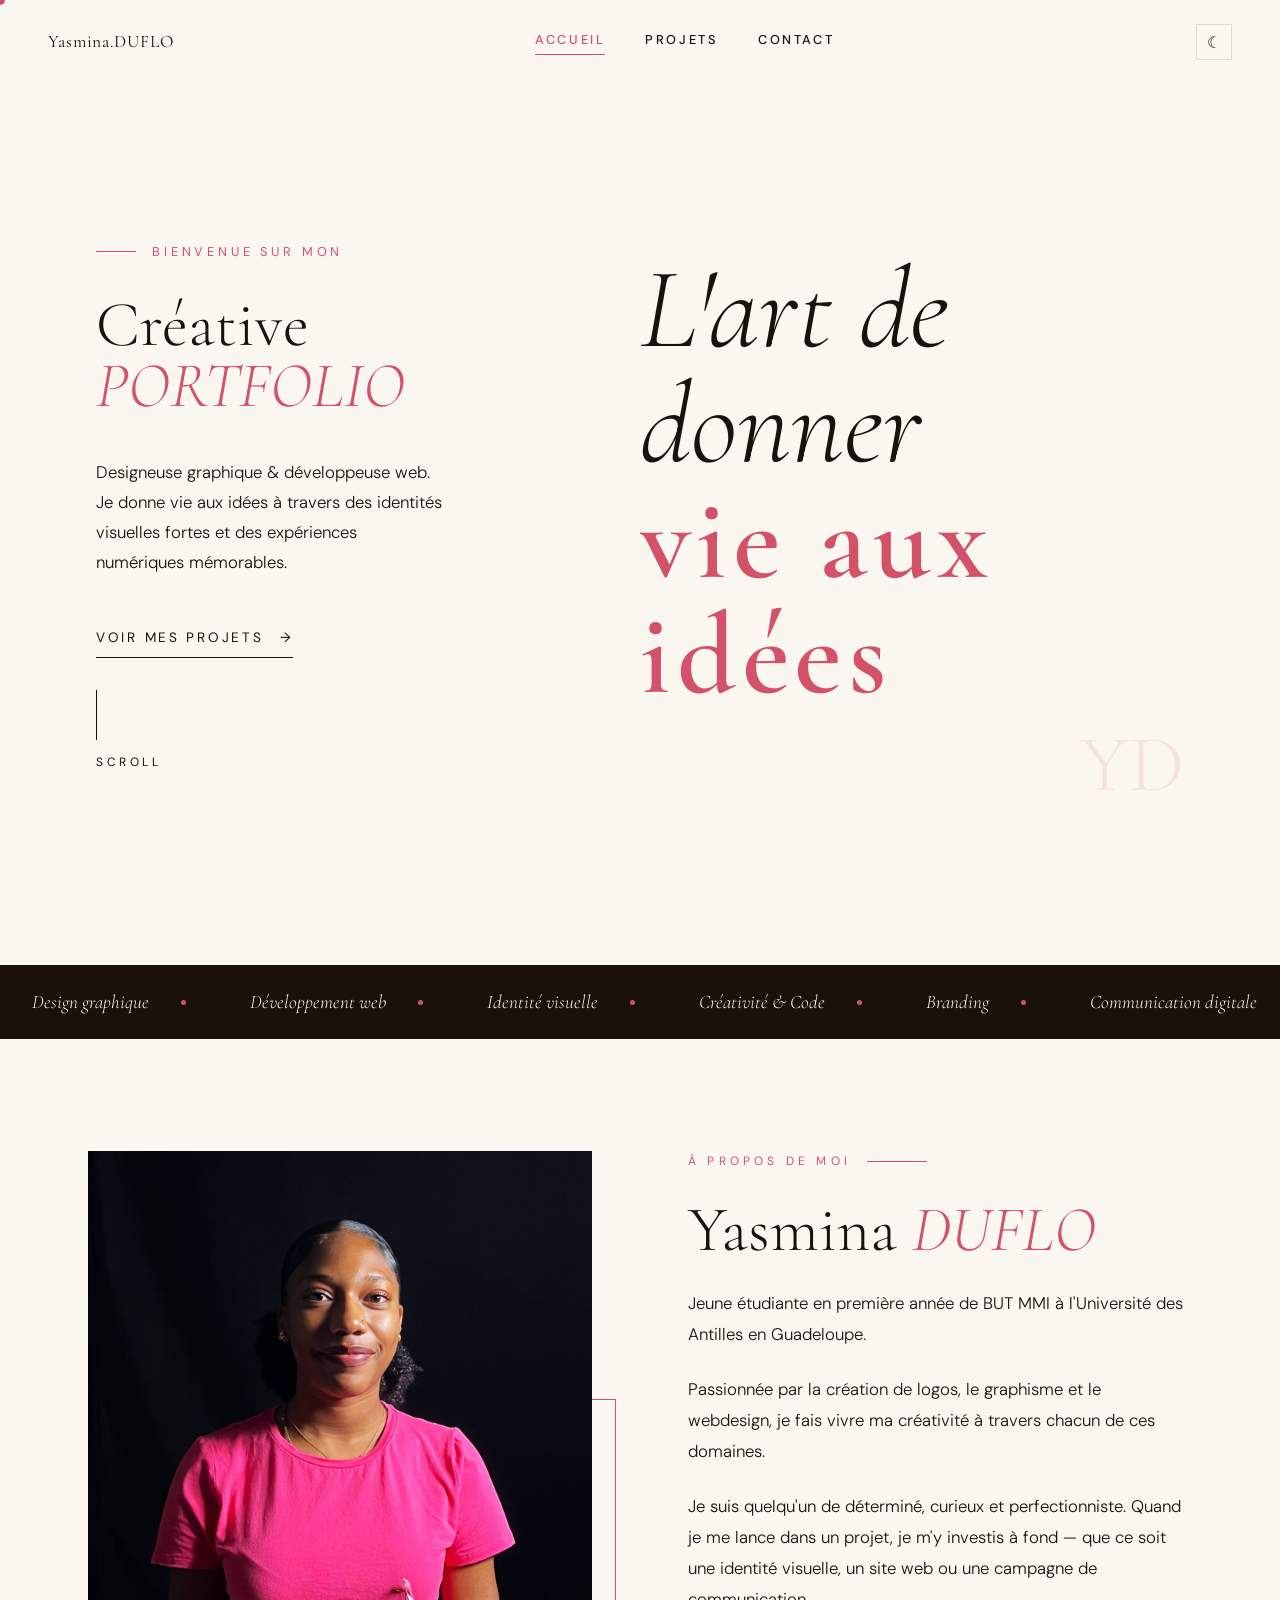
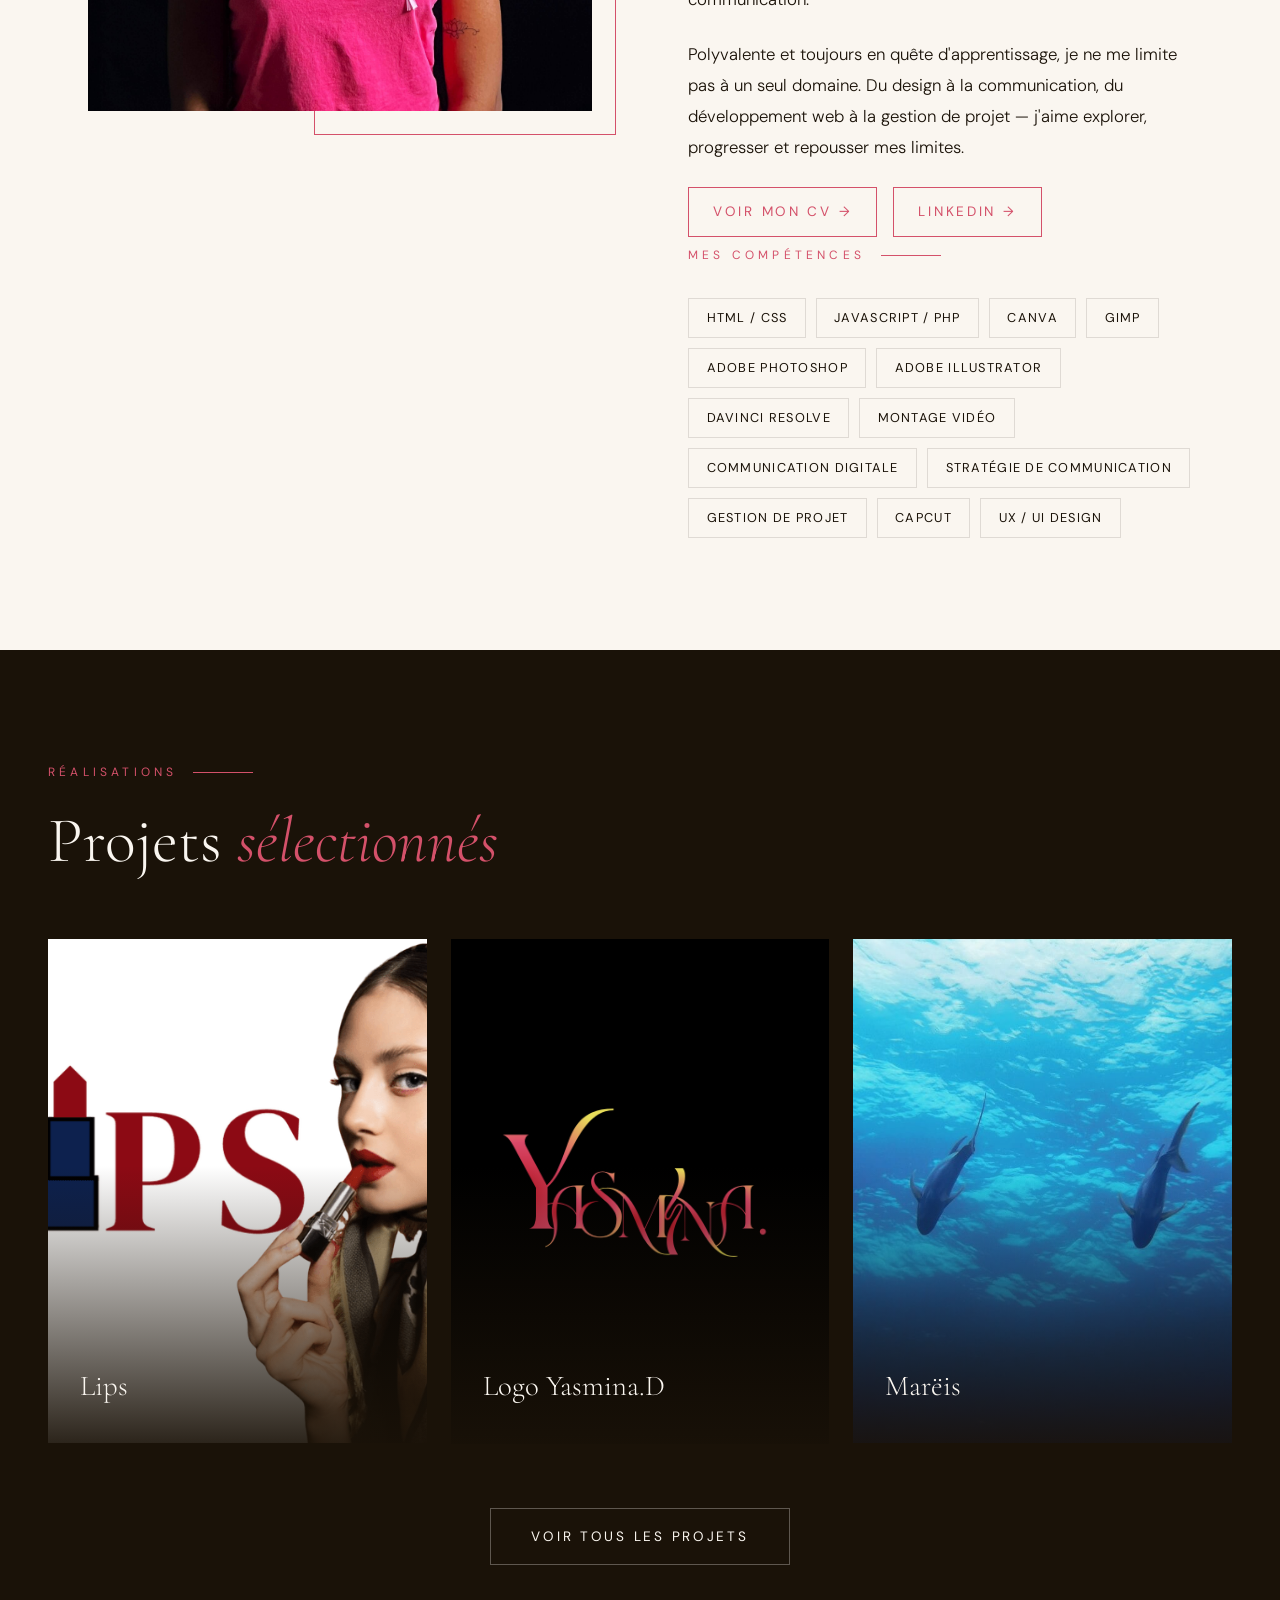
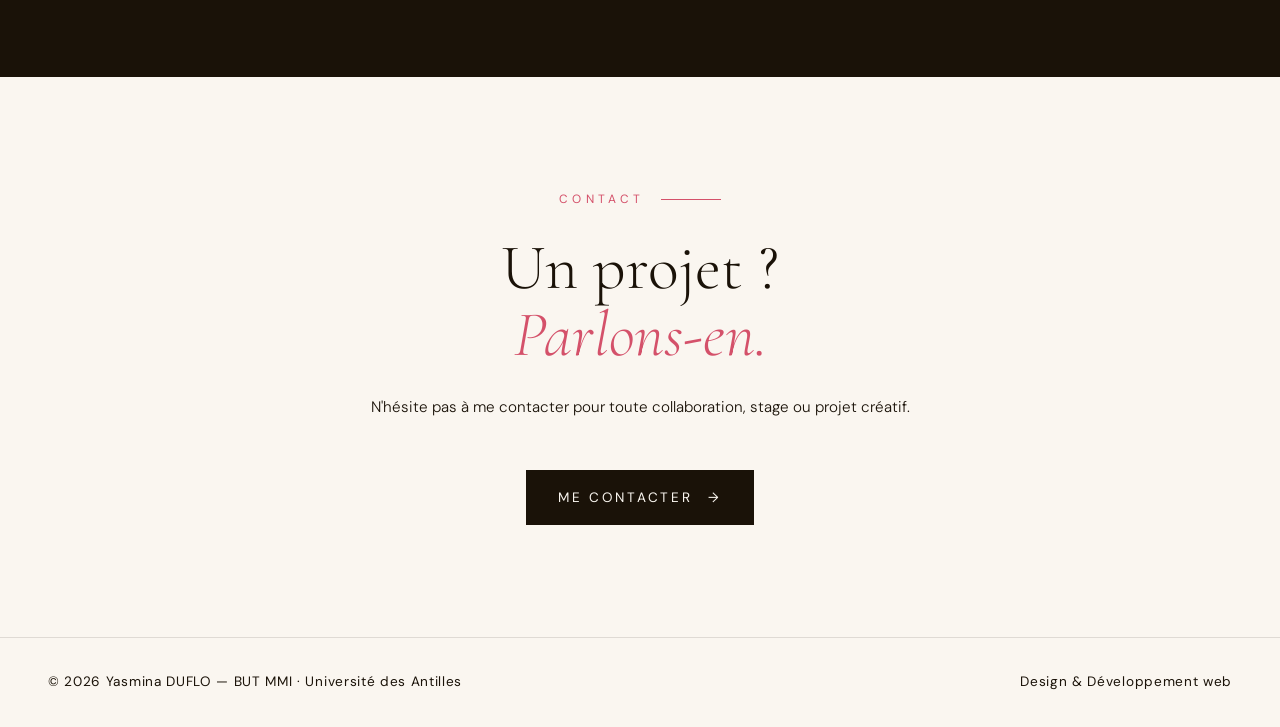
<file: index.html>
<!doctype html>
<html lang="fr">
<head>
  <meta charset="utf-8" />
  <meta name="viewport" content="width=device-width, initial-scale=1" />
  <meta name="description" content="Portfolio de Yasmina DUFLO — Designer graphique & Développeuse web, étudiante BUT MMI à l'Université des Antilles en Guadeloupe.">
  <title>Yasmina DUFLO — Portfolio</title>
  <link rel="preconnect" href="https://fonts.googleapis.com">
  <link rel="preconnect" href="https://fonts.gstatic.com" crossorigin>
  <link href="https://fonts.googleapis.com/css2?family=Cormorant+Garamond:ital,wght@0,300;0,400;0,600;1,300;1,400&family=DM+Sans:wght@300;400;500&display=swap" rel="stylesheet">
  <link rel="stylesheet" href="style.css">
</head>
<body>

  <div id="cursor" aria-hidden="true"></div>

  <header>
    <a href="index.html" class="logo" aria-label="Yasmina DUFLO — Accueil">Yasmina.DUFLO</a>
    <button class="btn-burger" id="burger" aria-expanded="false" aria-controls="main-nav" aria-label="Ouvrir le menu">☰</button>
    <nav id="main-nav" aria-label="Navigation principale">
      <button class="btn-fermer-menu" id="fermer-menu" aria-label="Fermer le menu">✕</button>
      <a href="index.html" class="actif" aria-current="page">Accueil</a>
      <a href="projet.html">Projets</a>
      <a href="contact.html">Contact</a>
    </nav>
    <button id="btn-theme" aria-label="Activer le thème sombre" title="Changer de thème">☾</button>
    <div class="menu-overlay" id="menu-overlay"></div>
  </header>

  <main id="contenu">

    <!-- HERO -->
    <section id="hero" aria-labelledby="titre-hero">
      <div class="hero-left">
        <p class="hero-eyebrow" aria-hidden="true">Bienvenue sur mon </p>
        <h1 id="titre-hero" class="hero-name">
        Créative<br><em>PORTFOLIO</em>
        </h1>
        <p class="hero-desc">Designeuse graphique & développeuse web. Je donne vie aux idées à travers des identités visuelles fortes et des expériences numériques mémorables.</p>
        <a href="projet.html" class="hero-cta">Voir mes projets</a>
        <div class="scroll-indicator" aria-hidden="true">
          <div class="scroll-line"></div>
          <span>Scroll</span>
        </div>
      </div>
      <div class="hero-right" aria-hidden="true">
        <div class="hero-typo">
          <span class="hero-typo-creative">L'art de donner</span>
          <span class="hero-typo-portfolio">vie aux idées</span>
        </div>
        <div class="hero-number">YD</div>
      </div>
    </section>

    <!-- MARQUEE -->
    <div class="marquee-wrap" aria-hidden="true">
      <div class="marquee-track">
        <div class="marquee-item"><span>Design graphique</span><div class="marquee-dot"></div></div>
        <div class="marquee-item"><span>Développement web</span><div class="marquee-dot"></div></div>
        <div class="marquee-item"><span>Identité visuelle</span><div class="marquee-dot"></div></div>
        <div class="marquee-item"><span>Créativité & Code</span><div class="marquee-dot"></div></div>
        <div class="marquee-item"><span>Branding</span><div class="marquee-dot"></div></div>
        <div class="marquee-item"><span>Communication digitale</span><div class="marquee-dot"></div></div>
        <div class="marquee-item"><span>Gestion de projet</span><div class="marquee-dot"></div></div>
        <div class="marquee-item"><span>Montage vidéo</span><div class="marquee-dot"></div></div>
        <div class="marquee-item"><span>Design graphique</span><div class="marquee-dot"></div></div>
        <div class="marquee-item"><span>Développement web</span><div class="marquee-dot"></div></div>
        <div class="marquee-item"><span>Identité visuelle</span><div class="marquee-dot"></div></div>
        <div class="marquee-item"><span>Créativité & Code</span><div class="marquee-dot"></div></div>
        <div class="marquee-item"><span>Branding</span><div class="marquee-dot"></div></div>
        <div class="marquee-item"><span>Communication digitale</span><div class="marquee-dot"></div></div>
        <div class="marquee-item"><span>Gestion de projet</span><div class="marquee-dot"></div></div>
        <div class="marquee-item"><span>Montage vidéo</span><div class="marquee-dot"></div></div>
      </div>
    </div>

    <!-- À PROPOS -->
    <section id="apropos" aria-labelledby="titre-apropos">
      <div class="apropos-img-wrap reveal">
        <img src="Images/Ya 2.jpeg" alt="Portrait de Yasmina DUFLO">
      </div>
      <div class="apropos-text reveal reveal-d1">
        <div class="section-label" aria-hidden="true">À propos de moi</div>
        <h2 id="titre-apropos" class="section-title">Yasmina <em>DUFLO</em></h2>
        <p>Jeune étudiante en première année de BUT MMI à l'Université des Antilles en Guadeloupe.</p>
        <p>Passionnée par la création de logos, le graphisme et le webdesign, je fais vivre ma créativité à travers chacun de ces domaines.</p>
        <p>Je suis quelqu'un de déterminé, curieux et perfectionniste. Quand je me lance dans un projet, je m'y investis à fond — que ce soit une identité visuelle, un site web ou une campagne de communication.</p>
        <p>Polyvalente et toujours en quête d'apprentissage, je ne me limite pas à un seul domaine. Du design à la communication, du développement web à la gestion de projet — j'aime explorer, progresser et repousser mes limites.</p>
        

        <div style="display: flex; gap: 1rem; flex-wrap: wrap; align-items: center; margin-bottom: 0.5rem;">
          <a href="CV_Yasmina_DUFLO.pdf" target="_blank" rel="noopener" class="btn-cv" aria-label="Télécharger mon CV (PDF)">
            Voir mon CV →
          </a>
          <a href="https://www.linkedin.com/in/yasmina-duflo-9bb528389/" target="_blank" rel="noopener" class="btn-cv" aria-label="Mon profil LinkedIn">
            LinkedIn →
          </a>
        </div>

        <div class="section-label" aria-hidden="true">Mes compétences</div>

        <div class="competences-list" role="list" aria-label="Compétences">
          <span class="comp-pill" role="listitem">HTML / CSS</span>
          <span class="comp-pill" role="listitem">JavaScript / PHP</span>
          <span class="comp-pill" role="listitem">Canva</span>
          <span class="comp-pill" role="listitem">GIMP</span>
          <span class="comp-pill" role="listitem">Adobe Photoshop</span>
          <span class="comp-pill" role="listitem">Adobe Illustrator</span>
          <span class="comp-pill" role="listitem">DaVinci Resolve</span>
          <span class="comp-pill" role="listitem">Montage vidéo</span>
          <span class="comp-pill" role="listitem">Communication digitale</span>
          <span class="comp-pill" role="listitem">Stratégie de communication</span>
          <span class="comp-pill" role="listitem">Gestion de projet</span>
          <span class="comp-pill" role="listitem">Capcut</span>
          <span class="comp-pill" role="listitem">UX / UI Design</span>
        </div>
      </div>
    </section>

    <!-- PROJETS SÉLECTIONNÉS -->
    <section class="section-projets" aria-labelledby="titre-projets-home">
      <div style="max-width:1200px; margin:0 auto;">
        <div class="section-label" aria-hidden="true">Réalisations</div>
        <h2 id="titre-projets-home" class="section-title">Projets <em>sélectionnés</em></h2>
      </div>
      <div class="projets-grid">
        <article class="projet-card reveal" role="button" tabindex="0"
          aria-label="Voir la Charte Graphique"
          onclick="ouvrirModalDirect({titre:'Lips',img:'Images/Charte graphique  page 1.png',categorie:'Design · Canva',desc:'Création d\'une identité visuelle complète pour une startup fictive — typographie, palette de couleurs, logo et ses déclinaisons.',lien:null,download:'https://drive.google.com/file/d/1xMpSnZLUf0g6MUJd02kAfNarXr-osQH9/view?usp=drive_link'})">
          <img src="Images/Charte graphique  page 1.png" alt="">
          <div class="projet-overlay" aria-hidden="true">
            <h3 class="projet-title">Lips</h3>
          </div>
        </article>
        <article class="projet-card reveal reveal-d1" role="button" tabindex="0"
          aria-label="Voir Logo Yasmina.D"
          onclick="ouvrirModalDirect({
            titre:'Yasmina.D — Logo',
            img:'Images/logo_moi.png',
            categorie:'Design · Personal branding',
            desc:'Création de mon logo personnel. Logotype typographique avec lettres entrelacées en dégradé rose-doré sur fond noir — esthétique éditoriale et luxueuse.',
            lien:null,
            download:null
          })">
          <img src="Images/logo_moi.png" alt="Logo personnel Yasmina.D — typographie entrelacée">
          <div class="projet-overlay" aria-hidden="true">
            <h3 class="projet-title">Logo Yasmina.D</h3>
          </div>
        </article>
        <article class="projet-card reveal reveal-d2" role="button" tabindex="0"
          aria-label="Voir Marëis"
          onclick="ouvrirModalDirect({titre:'Marëis',img:'Images/Mareis.jpeg',categorie:'Web · HTML / CSS',desc:'Site associatif bilingue pour la protection marine en Guadeloupe, réalisé en équipe dans le cadre d\'une SAÉ BUT MMI.',lien:'https://sallyanicet-gif.github.io/sae-1.05/index.html',download:null})">
          <img src="Images/Mareis.jpeg" alt="Site MARËIS">
          <div class="projet-overlay" aria-hidden="true">
            <h3 class="projet-title">Marëis</h3>
          </div>
        </article>
      </div>
      <div class="voir-plus-wrap">
        <a href="projet.html" class="btn-ghost">Voir tous les projets</a>
      </div>
    </section>

    <!-- CTA CONTACT -->
    <section aria-labelledby="titre-cta" style="text-align:center; max-width:700px; margin:0 auto;">
      <div class="section-label" aria-hidden="true" style="justify-content:center;">Contact</div>
      <h2 id="titre-cta" class="section-title">Un projet ?<br><em>Parlons-en.</em></h2>
      <p style="font-size:0.95rem; color:var(--muted); font-weight:300; line-height:1.9; margin:1.5rem 0 3rem;">N'hésite pas à me contacter pour toute collaboration, stage ou projet créatif.</p>
      <a href="contact.html" class="btn-ink">Me contacter</a>
    </section>

  </main>

  <footer>
    <p>© <span id="annee"></span> Yasmina DUFLO — BUT MMI · Université des Antilles</p>
    <p>Design & Développement web</p>
  </footer>

  <script src="script.js" defer></script>
  <script>
    function ouvrirModalDirect(p) {
      if (typeof creerModal === 'function') {
        creerModal();
        ouvrirModal(p);
      }
    }
  </script>
</body>
</html>
</file>
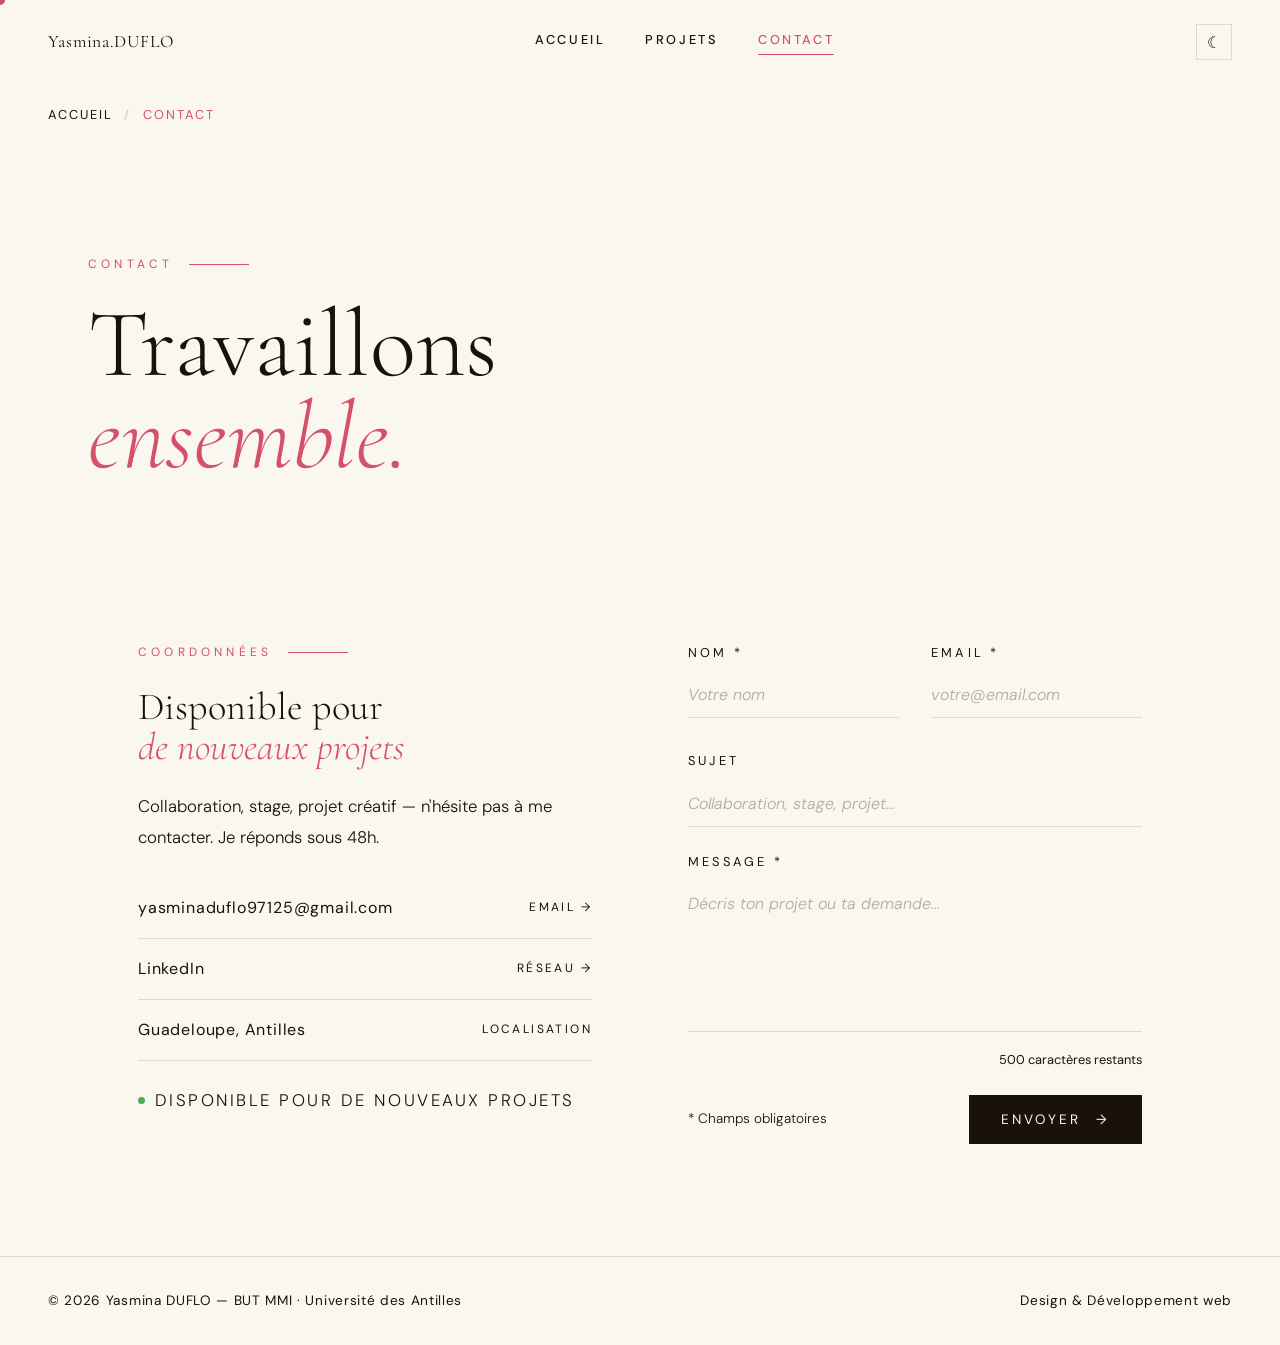
<file: contact.html>
<!doctype html>
<html lang="fr">
<head>
  <meta charset="utf-8" />
  <meta name="viewport" content="width=device-width, initial-scale=1" />
  <meta name="description" content="Contacter Yasmina DUFLO — Designer graphique & Développeuse web en Guadeloupe.">
  <title>Contact — Yasmina DUFLO</title>
  <link rel="preconnect" href="https://fonts.googleapis.com">
  <link rel="preconnect" href="https://fonts.gstatic.com" crossorigin>
  <link href="https://fonts.googleapis.com/css2?family=Cormorant+Garamond:ital,wght@0,300;0,400;0,600;1,300;1,400&family=DM+Sans:wght@300;400;500&display=swap" rel="stylesheet">
  <link rel="stylesheet" href="style.css">
  <style>
    .contact-hero { padding: 8rem 3rem 3rem; max-width: 1200px; margin: 0 auto; }
    .contact-hero h1 {
      font-family: 'Cormorant Garamond', serif;
      font-size: clamp(3.5rem, 8vw, 6rem);
      font-weight: 300; line-height: 0.95; color: var(--ink);
    }
    .contact-hero h1 em { font-style: italic; color: var(--rose); }
    @media (max-width: 768px) { .contact-hero { padding: 7rem 1.5rem 2rem; } }
  </style>
</head>
<body>

  <div id="cursor" aria-hidden="true"></div>

  <header>
    <a href="index.html" class="logo" aria-label="Yasmina DUFLO — Accueil">Yasmina.DUFLO</a>
    <button class="btn-burger" id="burger" aria-expanded="false" aria-controls="main-nav" aria-label="Ouvrir le menu">☰</button>
    <nav id="main-nav" aria-label="Navigation principale">
      <button class="btn-fermer-menu" id="fermer-menu" aria-label="Fermer le menu">✕</button>
      <a href="index.html">Accueil</a>
      <a href="projet.html">Projets</a>
      <a href="contact.html" class="actif" aria-current="page">Contact</a>
    </nav>
    <button id="btn-theme" aria-label="Activer le thème sombre" title="Changer de thème">☾</button>
    <div class="menu-overlay" id="menu-overlay"></div>
  </header>

  <main id="contenu">
    <nav class="breadcrumb" aria-label="Fil d'Ariane">
      <ol>
        <li><a href="index.html">Accueil</a></li>
        <li aria-current="page">Contact</li>
      </ol>
    </nav>

    <div class="contact-hero reveal">
      <div class="section-label" aria-hidden="true">Contact</div>
      <h1>Travaillons<br><em>ensemble.</em></h1>
    </div>

    <div class="contact-layout">
      <aside class="contact-text reveal">
        <div class="section-label" aria-hidden="true">Coordonnées</div>
        <h2 class="section-title" style="font-size:clamp(1.8rem,3vw,2.5rem);">Disponible pour<br><em>de nouveaux projets</em></h2>
        <p>Collaboration, stage, projet créatif — n'hésite pas à me contacter. Je réponds sous 48h.</p>
        <div class="contact-links" role="list" aria-label="Moyens de contact">
          <a href="mailto:yasminaduflo97125@gmail.com" class="contact-link" role="listitem">
            yasminaduflo97125@gmail.com <span>Email →</span>
          </a>
          <a href="https://www.linkedin.com/in/yasmina-duflo-9bb528389/" target="_blank" rel="me noopener" class="contact-link" role="listitem">
            LinkedIn <span>Réseau →</span>
          </a>
          <a href="#" class="contact-link" role="listitem" aria-label="Localisation : Guadeloupe, Antilles françaises">
            Guadeloupe, Antilles <span>Localisation</span>
          </a>
        </div>
        <p class="dispo">
          <span class="dispo-dot" aria-hidden="true"></span>
          Disponible pour de nouveaux projets
        </p>
      </aside>

      <div class="reveal reveal-d1">
        <form id="form-contact" class="contact-form"
          action="https://formspree.io/f/mjknrkll" method="post"
          novalidate aria-label="Formulaire de contact">
          <div class="form-row">
            <div class="form-group">
              <label for="nom">Nom <span aria-hidden="true">*</span></label>
              <input type="text" id="nom" name="nom" placeholder="Votre nom"
                required aria-required="true" aria-describedby="nom-error">
              <p id="nom-error" class="error-msg" role="alert" aria-live="polite"></p>
            </div>
            <div class="form-group">
              <label for="email">Email <span aria-hidden="true">*</span></label>
              <input type="email" id="email" name="email" placeholder="votre@email.com"
                required aria-required="true" aria-describedby="email-error">
              <p id="email-error" class="error-msg" role="alert" aria-live="polite"></p>
            </div>
          </div>
          <div class="form-group">
            <label for="sujet">Sujet</label>
            <input type="text" id="sujet" name="sujet" placeholder="Collaboration, stage, projet...">
          </div>
          <div class="form-group">
            <label for="message">Message <span aria-hidden="true">*</span></label>
            <textarea id="message" name="message" rows="6" maxlength="500"
              placeholder="Décris ton projet ou ta demande..."
              required aria-required="true"
              aria-describedby="message-error message-count"></textarea>
            <p id="message-error" class="error-msg" role="alert" aria-live="polite"></p>
            <p id="message-count" class="char-count" aria-live="polite">
              <span id="restant">500</span> caractères restants
            </p>
          </div>
          <div class="form-footer">
            <p class="form-note">* Champs obligatoires</p>
            <button type="submit" class="btn-submit">Envoyer</button>
          </div>
        </form>
      </div>
    </div>
  </main>

  <footer>
    <p>© <span id="annee"></span> Yasmina DUFLO — BUT MMI · Université des Antilles</p>
    <p>Design & Développement web</p>
  </footer>

  <script src="script.js" defer></script>
</body>
</html>
</file>
<file: style.css>
/* ================================
   PORTFOLIO YASMINA DUFLO — style.css
================================ */

:root {
  --cream: #faf6f0;
  --ink: #1a1208;
  --rose: #d4516a;
  --rose-light: #f5dde3;
  --rose-deep: #a33149;
  --muted: #1a1208;
  --border: rgba(26,18,8,0.12);
  --header-bg: rgba(250,246,240,0.92);
  --nav-bg: var(--cream);
}

body.dark-mode {
  --cream: #12100e;
  --ink: #f0ebe3;
  --muted: #f0ebe3;
  --border: rgba(240,235,227,0.12);
  --header-bg: rgba(18,16,14,0.92);
  --nav-bg: #1a1612;
}

*, *::before, *::after { box-sizing: border-box; margin: 0; padding: 0; }
html { scroll-behavior: smooth; font-size: 16px; }

body {
  font-family: 'DM Sans', sans-serif;
  font-size: 1rem;
  line-height: 1.75;
  background: var(--cream);
  color: var(--ink);
  min-height: 100vh;
  overflow-x: hidden;
}

p { font-size: 1rem; line-height: 1.8; color: var(--ink); }

img { max-width: 100%; height: auto; display: block; }

/* ACCESSIBILITÉ */
:focus-visible { outline: 3px solid var(--rose); outline-offset: 3px; border-radius: 2px; }

.sr-only {
  position: absolute; width: 1px; height: 1px;
  padding: 0; margin: -1px; overflow: hidden;
  clip: rect(0,0,0,0); white-space: nowrap; border: 0;
}

@media (prefers-reduced-motion: reduce) {
  *, *::before, *::after { animation-duration: 0.01ms !important; transition-duration: 0.01ms !important; }
}

/* CURSEUR */
@media (pointer: fine) {
  * { cursor: none; }
  #cursor {
    position: fixed; width: 10px; height: 10px;
    background: var(--rose); border-radius: 50%;
    pointer-events: none; z-index: 9999;
    transform: translate(-50%, -50%);
    transition: width 0.3s ease, height 0.3s ease, background 0.3s ease;
    mix-blend-mode: multiply;
  }
  #cursor.big { width: 50px; height: 50px; background: var(--rose-light); }
}

/* HEADER */
header {
  position: fixed; top: 0; left: 0; right: 0; z-index: 100;
  display: flex; align-items: center; justify-content: space-between;
  padding: 1.5rem 3rem;
  background: var(--header-bg);
  backdrop-filter: blur(12px);
}

.logo {
  font-family: 'Cormorant Garamond', serif;
  font-weight: 400;
  font-size: 1.1rem;
  letter-spacing: 0.05em;
  text-transform: none;
  color: var(--ink);
  text-decoration: none;
  transition: color 0.2s;
}
.logo:hover { color: var(--rose); }

header nav { display: flex; gap: 2.5rem; align-items: center; }

header nav a {
  font-size: 0.8rem; letter-spacing: 0.2em;
  text-transform: uppercase; color: var(--ink);
  text-decoration: none; font-weight: 500;
  padding-bottom: 2px; border-bottom: 1px solid transparent;
  transition: color 0.2s, border-color 0.2s;
}
header nav a:hover, header nav a.actif { color: var(--rose); border-color: var(--rose); }

/* BURGER MOBILE */
.btn-burger {
  display: none; background: transparent;
  border: 1px solid var(--border);
  padding: 0.5rem 0.7rem; font-size: 1.2rem;
  color: var(--ink); line-height: 1;
  transition: border-color 0.2s, color 0.2s;
}
.btn-burger:hover { border-color: var(--rose); color: var(--rose); }

.menu-overlay {
  position: fixed; inset: 0; background: rgba(0,0,0,0.4);
  z-index: 98; opacity: 0; pointer-events: none; transition: opacity 0.3s;
}
.menu-overlay.actif { opacity: 1; pointer-events: all; }

.btn-fermer-menu {
  position: absolute; top: 1.2rem; right: 1.2rem;
  background: transparent; border: 1px solid var(--border);
  width: 36px; height: 36px; font-size: 1.1rem; color: var(--ink);
  display: none; align-items: center; justify-content: center;
  transition: border-color 0.2s, color 0.2s;
}
.btn-fermer-menu:hover { border-color: var(--rose); color: var(--rose); }

/* MARQUEE */
.marquee-wrap {
  overflow: hidden; padding: 1.2rem 0;
  background: var(--ink);
  border-top: 1px solid var(--border);
  border-bottom: 1px solid var(--border);
}
.marquee-track { display: flex; animation: marquee 18s linear infinite; width: max-content; }
.marquee-item {
  display: flex; align-items: center; gap: 2rem; padding: 0 2rem;
  font-family: 'Cormorant Garamond', serif;
  font-size: 1.2rem; font-style: italic; font-weight: 300;
  color: var(--cream); white-space: nowrap;
}
.marquee-dot { width: 5px; height: 5px; border-radius: 50%; background: var(--rose); flex-shrink: 0; }
@keyframes marquee { from { transform: translateX(0); } to { transform: translateX(-50%); } }

/* SECTIONS */
section { padding: 7rem 3rem; }

.section-label {
  font-size: 0.75rem; letter-spacing: 0.35em;
  text-transform: uppercase; color: var(--rose);
  display: flex; align-items: center; gap: 1rem; margin-bottom: 1.5rem;
}
.section-label::after { content: ''; flex: 1; max-width: 60px; height: 1px; background: var(--rose); }

.section-title {
  font-family: 'Cormorant Garamond', serif;
  font-size: clamp(2.5rem, 5vw, 4.5rem);
  font-weight: 300; line-height: 1.05; color: var(--ink);
}
.section-title em { font-style: italic; color: var(--rose); }

/* FIL D'ARIANE */
.breadcrumb { padding: 6.5rem 3rem 0; }
.breadcrumb ol {
  display: flex; gap: 0.75rem; list-style: none;
  font-size: 0.8rem; letter-spacing: 0.15em;
  text-transform: uppercase; color: var(--muted); align-items: center;
}
.breadcrumb li + li::before { content: '/'; opacity: 0.4; margin-right: 0.75rem; }
.breadcrumb a { color: var(--muted); text-decoration: none; transition: color 0.2s; }
.breadcrumb a:hover { color: var(--rose); }
.breadcrumb li[aria-current="page"] { color: var(--rose); }

/* HERO */
#hero { min-height: 100vh; display: grid; grid-template-columns: 1fr 1fr; overflow: hidden; }

.hero-left {
  display: flex; flex-direction: column; justify-content: flex-end;
  padding: 8rem 3rem 5rem; position: relative;
}
.hero-eyebrow {
  font-size: 0.8rem; letter-spacing: 0.3em; text-transform: uppercase;
  color: var(--rose); margin-bottom: 2rem;
  display: flex; align-items: center; gap: 1rem;
}
.hero-eyebrow::before { content: ''; display: block; width: 40px; height: 1px; background: var(--rose); }

.hero-name {
  font-family: 'Cormorant Garamond', serif;
  font-size: clamp(2.5rem, 5vw, 5rem);
  font-weight: 300; line-height: 0.95; color: var(--ink); margin-bottom: 2.5rem;
}
.hero-name em { font-style: italic; color: var(--rose); }

.hero-desc {
  font-size: 1.05rem; line-height: 1.8;
  color: var(--muted); max-width: 32ch;
  font-weight: 300; margin-bottom: 3rem;
}

.hero-cta {
  display: inline-flex; align-items: center; gap: 1rem;
  font-size: 0.85rem; letter-spacing: 0.2em; text-transform: uppercase;
  color: var(--ink); text-decoration: none;
  border-bottom: 1px solid var(--ink); padding-bottom: 0.5rem;
  transition: gap 0.3s ease, color 0.2s, border-color 0.2s; width: fit-content;
}
.hero-cta:hover { gap: 1.5rem; color: var(--rose); border-color: var(--rose); }
.hero-cta::after { content: '→'; }

.hero-right {
  position: relative; overflow: hidden;
  background: var(--cream);
  display: flex; align-items: center; justify-content: center;
}
.hero-right::before { display: none; }

.hero-typo {
  display: flex; flex-direction: column;
  align-items: flex-start; line-height: 1;
  animation: fadeInRight 0.8s ease both;
}
.hero-typo-creative {
  font-family: 'Cormorant Garamond', serif;
  font-size: clamp(4rem, 9vw, 8rem);
  font-style: italic; font-weight: 300;
  color: var(--ink);
  animation: fadeInRight 0.8s ease 0.1s both;
}
.hero-typo-portfolio {
  font-family: 'Cormorant Garamond', serif;
  font-size: clamp(4rem, 9vw, 8rem);
  font-weight: 600; color: var(--rose);
  letter-spacing: 0.05em;
  animation: fadeInRight 0.8s ease 0.25s both;
}
@keyframes fadeInRight {
  from { opacity: 0; transform: translateX(30px); }
  to { opacity: 1; transform: translateX(0); }
}

.hero-number {
  position: absolute; bottom: 3rem; right: 3rem;
  font-family: 'Cormorant Garamond', serif;
  font-size: 5rem;
  font-weight: 300;
  color: rgba(212,81,106,0.12); line-height: 1;
  z-index: 2; pointer-events: none; user-select: none;
}

.scroll-indicator {
  position: static;
  display: flex; flex-direction: column;
  align-items: flex-start; gap: 0.75rem;
  font-size: 0.75rem; letter-spacing: 0.3em;
  text-transform: uppercase; color: var(--muted);
  margin-top: 2rem;
}
.scroll-line { width: 1px; height: 50px; background: var(--muted); animation: scrollDown 1.5s ease-in-out infinite; }
@keyframes scrollDown {
  0%   { transform: scaleY(0); transform-origin: top; }
  50%  { transform: scaleY(1); transform-origin: top; }
  51%  { transform: scaleY(1); transform-origin: bottom; }
  100% { transform: scaleY(0); transform-origin: bottom; }
}

/* À PROPOS */
#apropos { display: grid; grid-template-columns: 1fr 1fr; gap: 6rem; align-items: start; max-width: 1200px; margin: 0 auto; }

.apropos-img-wrap { position: relative; }
.apropos-img-wrap img { width: 100%; height: 560px; object-fit: cover; object-position: top; display: block; }
.apropos-img-wrap::after {
  content: ''; position: absolute;
  bottom: -1.5rem; right: -1.5rem;
  width: 60%; height: 60%; border: 1px solid var(--rose); z-index: -1;
}

.apropos-text p {
  font-size: 1.05rem; line-height: 1.85;
  color: var(--muted); font-weight: 300; margin-top: 1.5rem; max-width: 45ch;
}

.competences-list { display: flex; flex-wrap: wrap; gap: 0.6rem; margin-top: 2rem; }
.comp-pill {
  font-size: 0.8rem; letter-spacing: 0.1em; text-transform: uppercase;
  border: 1px solid var(--border); padding: 0.5rem 1.1rem;
  color: var(--ink); transition: all 0.2s;
}
.comp-pill:hover { border-color: var(--rose); color: var(--rose); }

/* PROJETS */
.section-projets { background: var(--ink); padding: 7rem 3rem; }
.section-projets .section-label { color: var(--rose); }
.section-projets .section-label::after { background: var(--rose); }
.section-projets .section-title { color: var(--cream); margin-bottom: 4rem; }

.projets-grid { display: grid; grid-template-columns: repeat(3, 1fr); gap: 1.5rem; max-width: 1200px; margin: 0 auto; }

.projet-card {
  position: relative; overflow: hidden;
  aspect-ratio: 3/4; background: #2a1f14;
  display: block; text-decoration: none;
}
.projet-card.large { grid-column: span 2; aspect-ratio: auto; }
.projet-card.large img { aspect-ratio: 16/9; height: auto; }
.projet-card.large .projet-title { font-size: 2.2rem; }

.projet-card img {
  width: 100%; height: 100%; object-fit: cover;
  transition: transform 0.6s ease, filter 0.4s ease; filter: grayscale(20%);
}
.projet-card:hover img, .projet-card:focus-visible img { transform: scale(1.06); filter: grayscale(0%); }

.projet-overlay {
  position: absolute; inset: 0;
  background: linear-gradient(to top, rgba(26,18,8,0.92) 0%, transparent 55%);
  display: flex; flex-direction: column; justify-content: flex-end; padding: 2rem;
  transition: background 0.4s ease;
}
.projet-card:hover .projet-overlay, .projet-card:focus-visible .projet-overlay {
  background: linear-gradient(to top, rgba(26,18,8,0.97) 0%, rgba(26,18,8,0.2) 100%);
}

.projet-tag { font-size: 0.75rem; letter-spacing: 0.2em; text-transform: uppercase; color: var(--rose); margin-bottom: 0.5rem; }
.projet-title { font-family: 'Cormorant Garamond', serif; font-size: 1.8rem; font-weight: 300; color: var(--cream); line-height: 1.2; margin-bottom: 0.5rem; }
.projet-desc {
  font-size: 0.9rem; color: rgba(250,246,240,0.7); font-weight: 300; line-height: 1.6;
  opacity: 0; transform: translateY(8px);
  transition: opacity 0.4s ease 0.1s, transform 0.4s ease 0.1s;
}
.projet-card:hover .projet-desc, .projet-card:focus-visible .projet-desc { opacity: 1; transform: translateY(0); }

.voir-plus-wrap { text-align: center; margin-top: 4rem; max-width: 1200px; margin-left: auto; margin-right: auto; }

/* FILTRES */
.filtres-wrap { padding: 2rem 3rem; max-width: 1200px; margin: 0 auto; display: flex; gap: 0.6rem; flex-wrap: wrap; }
.filtre-btn {
  font-size: 0.8rem; letter-spacing: 0.2em; text-transform: uppercase;
  border: 1px solid var(--border); background: transparent;
  padding: 0.55rem 1.3rem; color: var(--ink);
  font-family: 'DM Sans', sans-serif; transition: all 0.2s;
}
.filtre-btn:hover { border-color: var(--rose); color: var(--rose); }
.filtre-btn.actif { background: var(--ink); color: var(--cream); border-color: var(--ink); }

/* BOUTONS */
.btn-ghost {
  display: inline-flex; align-items: center; gap: 1rem;
  font-size: 0.85rem; letter-spacing: 0.2em; text-transform: uppercase;
  color: var(--cream); text-decoration: none;
  border: 1px solid rgba(250,246,240,0.3); padding: 1rem 2.5rem;
  transition: all 0.3s ease;
}
.btn-ghost:hover, .btn-ghost:focus-visible { background: var(--rose); border-color: var(--rose); }

.btn-ink {
  display: inline-flex; align-items: center; gap: 1rem;
  font-size: 0.85rem; letter-spacing: 0.2em; text-transform: uppercase;
  background: var(--ink); color: var(--cream); border: none;
  padding: 1rem 2rem; font-family: 'DM Sans', sans-serif;
  text-decoration: none; transition: background 0.3s, gap 0.3s;
}
.btn-ink:hover, .btn-ink:focus-visible { background: var(--rose); gap: 1.5rem; }
.btn-ink::after { content: '→'; }

/* CONTACT */
.contact-layout {
  max-width: 1100px; margin: 0 auto;
  display: grid; grid-template-columns: 1fr 1fr;
  gap: 6rem; align-items: start; padding: 7rem 3rem;
}
.contact-text p { font-size: 1.05rem; line-height: 1.85; color: var(--muted); font-weight: 300; margin-top: 1.5rem; }
.contact-links { margin-top: 2.5rem; display: flex; flex-direction: column; gap: 1rem; }
.contact-link {
  display: flex; align-items: center; justify-content: space-between;
  padding-bottom: 1rem; border-bottom: 1px solid var(--border);
  text-decoration: none; color: var(--ink); font-size: 1rem; letter-spacing: 0.05em;
  transition: color 0.2s, padding-left 0.2s;
}
.contact-link:hover, .contact-link:focus-visible { color: var(--rose); padding-left: 0.4rem; }
.contact-link span { color: var(--muted); font-size: 0.75rem; letter-spacing: 0.2em; text-transform: uppercase; }

.dispo { margin-top: 2.5rem; display: inline-flex; align-items: center; gap: 0.6rem; font-size: 0.8rem; letter-spacing: 0.15em; text-transform: uppercase; color: var(--muted); }
.dispo-dot { width: 7px; height: 7px; border-radius: 50%; background: #4caf50; animation: pulse 2s ease-in-out infinite; }
@keyframes pulse { 0%, 100% { opacity: 1; transform: scale(1); } 50% { opacity: 0.6; transform: scale(0.85); } }

/* FORMULAIRE */
.contact-form { display: flex; flex-direction: column; gap: 1.5rem; }
.form-row { display: grid; grid-template-columns: 1fr 1fr; gap: 2rem; }
.form-group { display: flex; flex-direction: column; gap: 0.5rem; }
.form-group label { font-size: 0.8rem; letter-spacing: 0.25em; text-transform: uppercase; color: var(--muted); }
.form-group input, .form-group textarea {
  background: transparent; border: none; border-bottom: 1px solid var(--border);
  padding: 0.75rem 0; font-family: 'DM Sans', sans-serif;
  font-size: 1rem; color: var(--ink); font-weight: 300;
  outline: none; resize: none; width: 100%; transition: border-color 0.2s;
}
.form-group input:focus, .form-group textarea:focus { border-color: var(--rose); }
.form-group input::placeholder, .form-group textarea::placeholder { color: rgba(90,79,71,0.45); font-style: italic; }
.form-group input[aria-invalid="true"], .form-group textarea[aria-invalid="true"] { border-color: #c1121f; }
.error-msg { font-size: 0.85rem; color: #c1121f; }
.char-count { font-size: 0.8rem; color: var(--muted); text-align: right; }
.form-footer { display: flex; align-items: center; justify-content: space-between; flex-wrap: wrap; gap: 1rem; }
.form-note { font-size: 0.85rem; color: var(--muted); font-weight: 300; }
.btn-submit {
  display: inline-flex; align-items: center; gap: 1rem;
  font-size: 0.85rem; letter-spacing: 0.2em; text-transform: uppercase;
  background: var(--ink); color: var(--cream); border: none;
  padding: 1rem 2rem; font-family: 'DM Sans', sans-serif;
  transition: background 0.3s, gap 0.3s;
}
.btn-submit:hover, .btn-submit:focus-visible { background: var(--rose); gap: 1.5rem; }
.btn-submit::after { content: '→'; }

/* ANIMATIONS */
.reveal { opacity: 0; transform: translateY(24px); transition: opacity 0.7s ease, transform 0.7s ease; }
.reveal.visible { opacity: 1; transform: translateY(0); }
.reveal-d1 { transition-delay: 0.1s; }
.reveal-d2 { transition-delay: 0.2s; }

/* FOOTER */
footer { border-top: 1px solid var(--border); padding: 2rem 3rem; display: flex; align-items: center; justify-content: space-between; flex-wrap: wrap; gap: 1rem; }
footer p { font-size: 0.85rem; letter-spacing: 0.05em; color: var(--muted); }

.btn-cv {
  display: inline-flex; align-items: center; gap: 0.75rem;
  font-size: 0.85rem; letter-spacing: 0.2em; text-transform: uppercase;
  color: var(--rose); text-decoration: none;
  border: 1px solid var(--rose); padding: 0.75rem 1.5rem;
  margin-top: 1.5rem;
  transition: background 0.2s, color 0.2s;
}
.btn-cv:hover { background: var(--rose); color: var(--cream); }

/* PLAY ICON */
.play-icon {
  position: absolute; top: 50%; left: 50%;
  transform: translate(-50%, -50%);
  width: 56px; height: 56px; border-radius: 50%;
  background: rgba(212,81,106,0.85);
  display: flex; align-items: center; justify-content: center;
  font-size: 1.2rem; color: #fff;
  pointer-events: none; z-index: 2;
}

/* BOUTON THÈME */
#btn-theme {
  background: transparent; border: 1px solid var(--border);
  color: var(--ink); font-size: 1rem; width: 36px; height: 36px;
  display: flex; align-items: center; justify-content: center;
  transition: border-color 0.2s, color 0.2s; flex-shrink: 0;
}
#btn-theme:hover { border-color: var(--rose); color: var(--rose); }

/* RESPONSIVE */
@media (max-width: 768px) {
  header { padding: 1.2rem 1.5rem; }
  .btn-burger { display: flex; align-items: center; justify-content: center; }
  .btn-fermer-menu { display: flex; }
  header nav {
    position: fixed; top: 0; left: 0; height: 100vh; width: 260px;
    background: var(--nav-bg); flex-direction: column; align-items: flex-start;
    gap: 2rem; padding: 5rem 2rem 2rem;
    transform: translateX(-100%); transition: transform 0.35s cubic-bezier(.4,0,.2,1);
    z-index: 99; box-shadow: 4px 0 30px rgba(0,0,0,0.1);
  }
  header nav.ouvert { transform: translateX(0); }
  header nav a { font-size: 1rem; }
  section { padding: 4rem 1.5rem; }
  .section-projets { padding: 4rem 1.5rem; }
  .contact-layout { padding: 4rem 1.5rem; }
  .filtres-wrap { padding: 1.5rem; }
  .breadcrumb { padding: 5.5rem 1.5rem 0; }
  #hero { grid-template-columns: 1fr; }
  .hero-right { height: 40vh; }
  .hero-left { padding: 7rem 1.5rem 4rem; }
  .scroll-indicator { display: none; }
  #apropos { grid-template-columns: 1fr; gap: 3rem; }
  .apropos-img-wrap img { height: 380px; }
  .projets-grid { grid-template-columns: 1fr; }
  .projet-card.large { grid-column: span 1; }
  .contact-layout { grid-template-columns: 1fr; gap: 3rem; }
  .form-row { grid-template-columns: 1fr; }
  footer { padding: 2rem 1.5rem; flex-direction: column; align-items: flex-start; }
}
</file>
